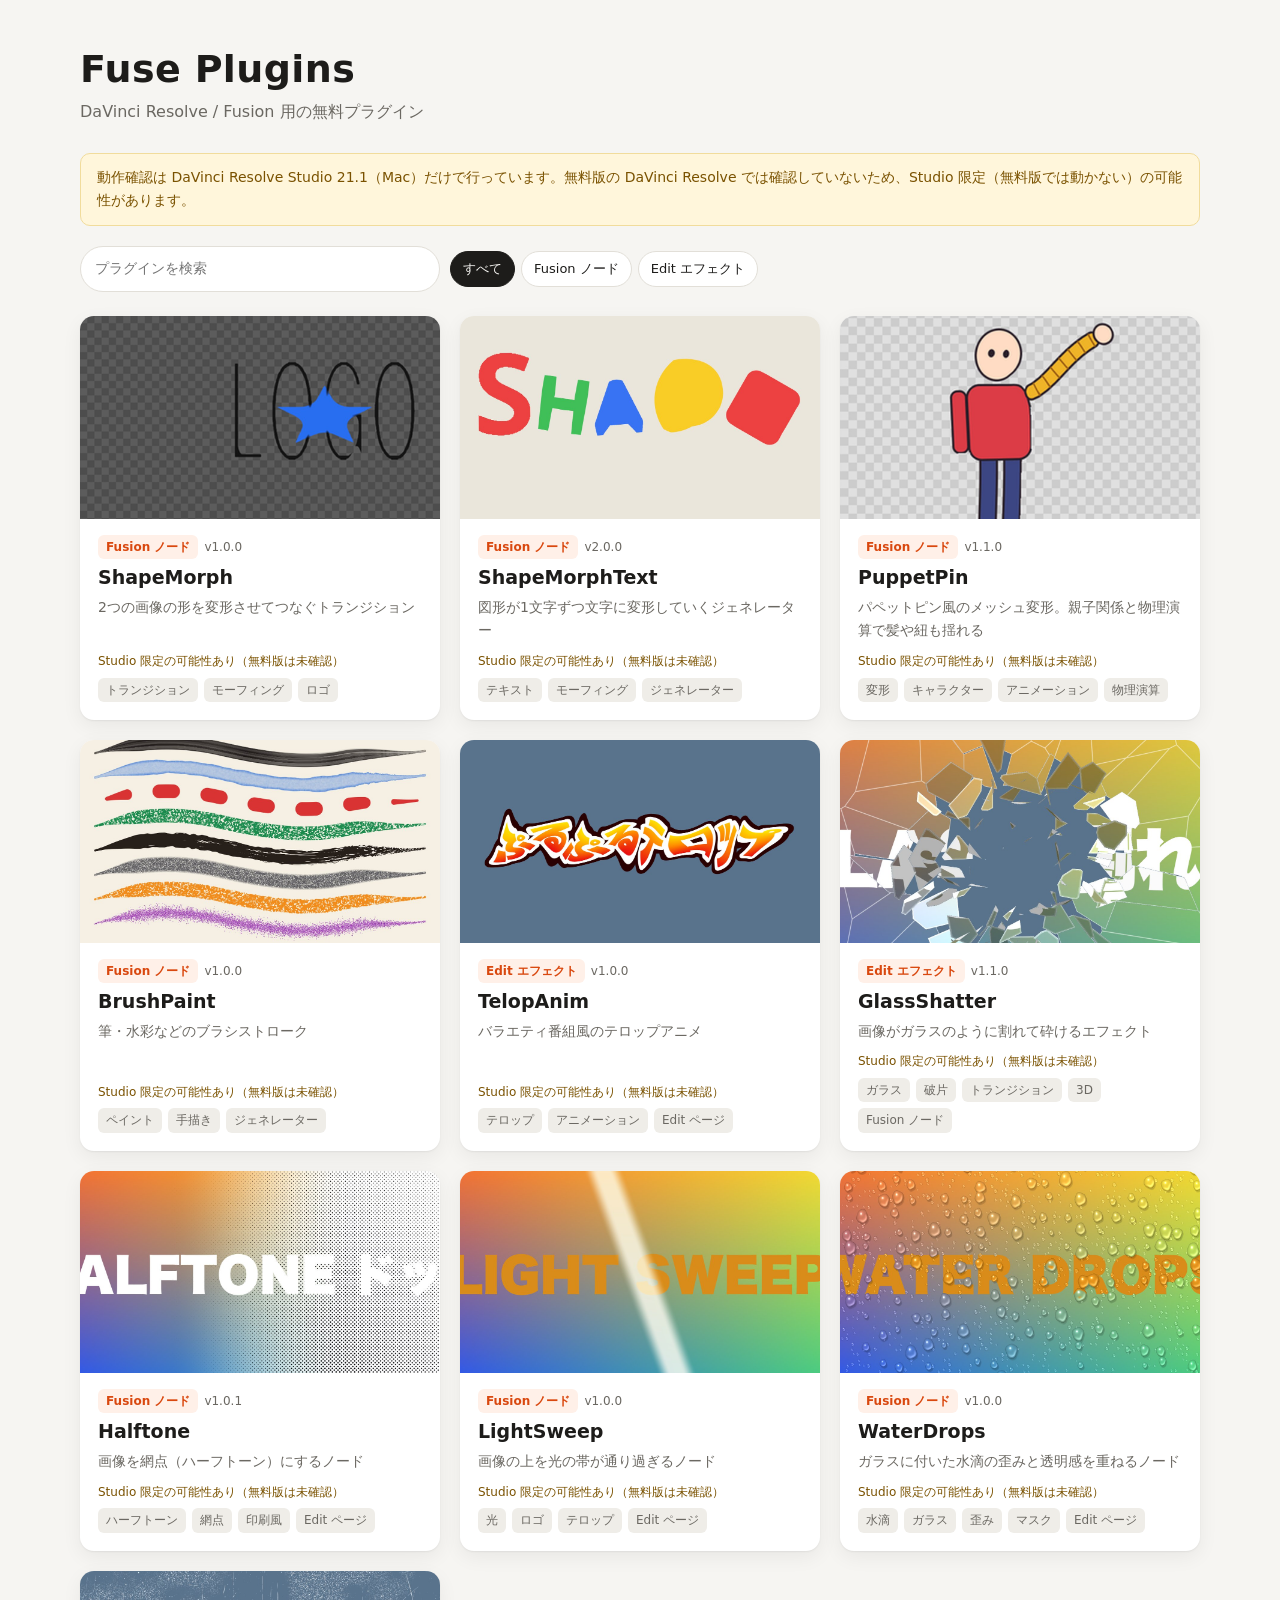
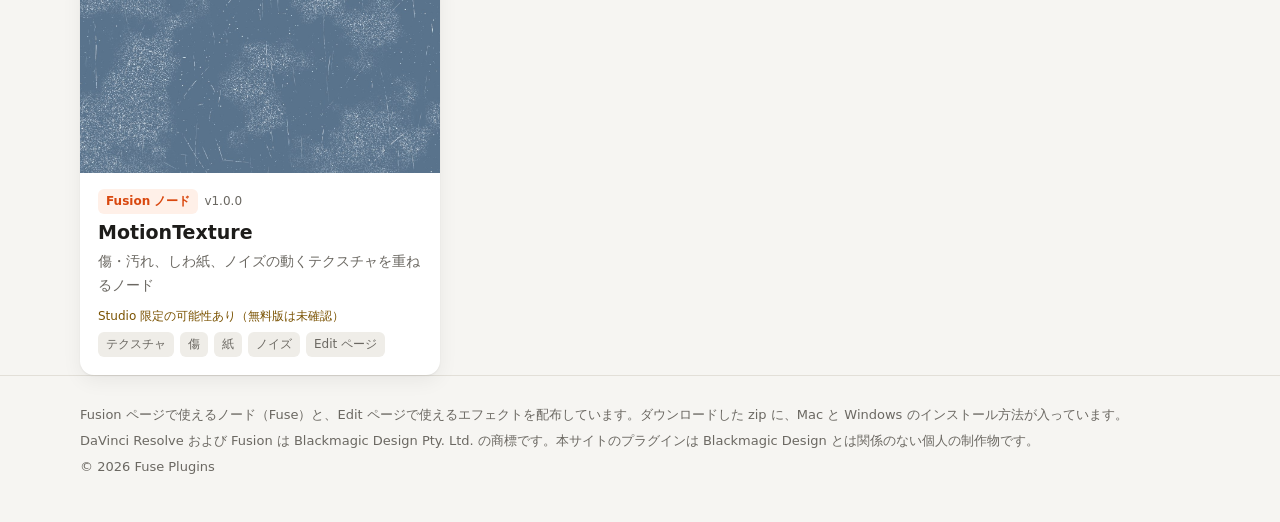
<file: index.html>
<!doctype html>
<html lang="ja">
<head>
	<meta charset="utf-8">
	<meta name="viewport" content="width=device-width, initial-scale=1">
	<title>Fuse Plugins</title>
	<meta name="description" content="DaVinci Resolve / Fusion 用の無料プラグイン">
	<link rel="stylesheet" href="assets/style.css?v=02a97e0134">
</head>
<body data-page="list">
	<header class="site-header">
		<div class="wrap">
			<h1 id="site-name">Fuse Plugins</h1>
			<p id="site-tagline"></p>
		</div>
	</header>
	<main class="wrap">
		<p id="site-notice" class="notice" hidden></p>
		<div class="filters">
			<input id="search" class="search" type="search" placeholder="プラグインを検索" aria-label="プラグインを検索">
			<div id="chips" class="chips" aria-label="カテゴリ・タグで絞り込む"></div>
		</div>
		<div id="grid" class="grid"></div>
	</main>
	<footer class="site-footer">
		<div class="wrap">
			<p id="site-about"></p>
			<p>DaVinci Resolve および Fusion は Blackmagic Design Pty. Ltd. の商標です。本サイトのプラグインは Blackmagic Design とは関係のない個人の制作物です。</p>
			<p>© <span id="year"></span> <span data-site-name></span></p>
		</div>
	</footer>
	<script src="data/plugins.js?v=5cfa956ae1"></script>
	<script src="assets/app.js?v=6f18d1e870"></script>
</body>
</html>
</file>
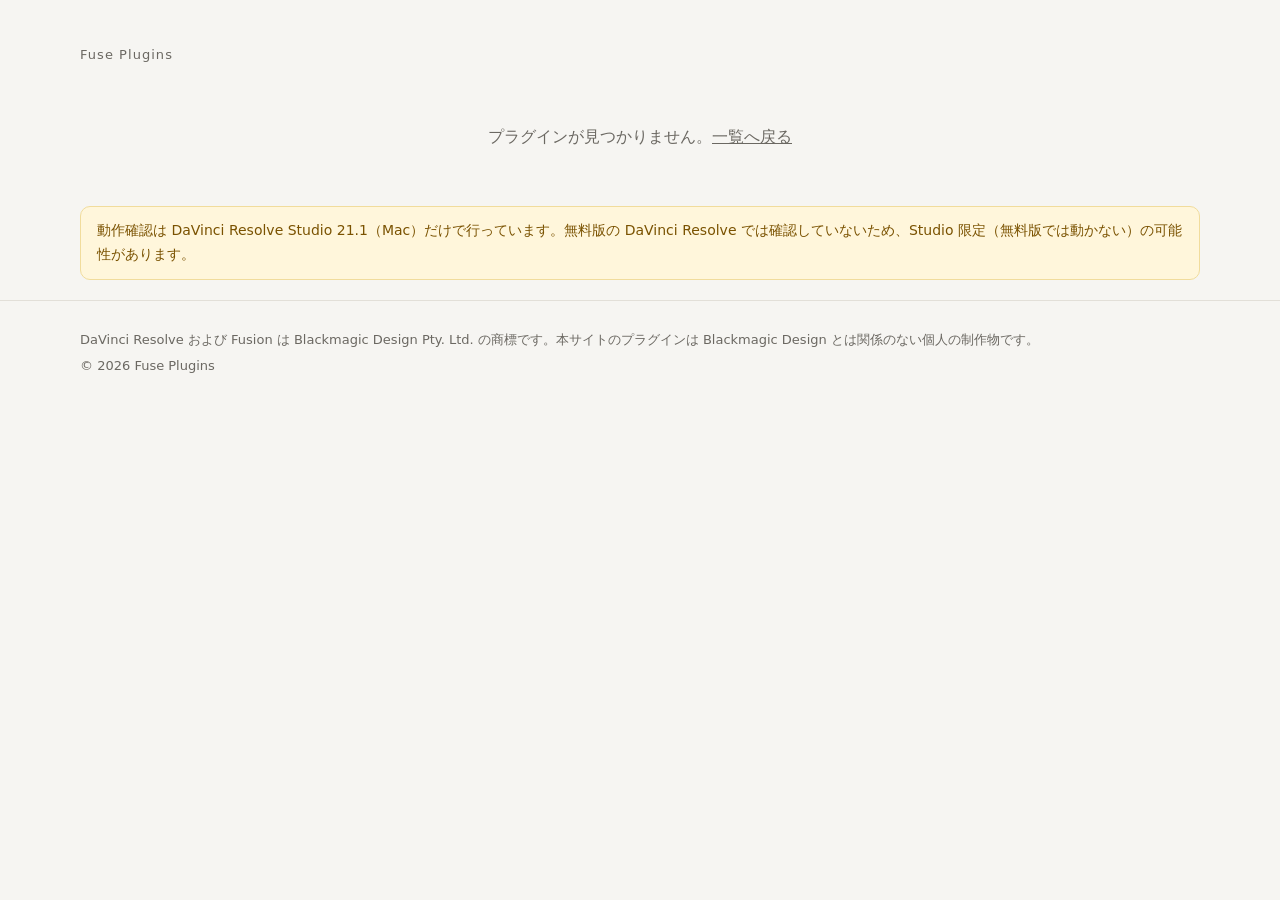
<file: plugin.html>
<!doctype html>
<html lang="ja">
<head>
	<meta charset="utf-8">
	<meta name="viewport" content="width=device-width, initial-scale=1">
	<title>Fuse Plugins</title>
	<link rel="stylesheet" href="assets/style.css?v=02a97e0134">
</head>
<body data-page="detail">
	<header class="site-header" style="padding-bottom: 0">
		<div class="wrap"><a class="brand" href="index.html" id="site-name">Fuse Plugins</a></div>
	</header>
	<main class="wrap" id="detail"></main>
	<div class="wrap"><p id="site-notice" class="notice" hidden></p></div>
	<footer class="site-footer">
		<div class="wrap">
			<p>DaVinci Resolve および Fusion は Blackmagic Design Pty. Ltd. の商標です。本サイトのプラグインは Blackmagic Design とは関係のない個人の制作物です。</p>
			<p>© <span id="year"></span> <span data-site-name></span></p>
		</div>
	</footer>
	<script src="data/plugins.js?v=5cfa956ae1"></script>
	<script src="assets/app.js?v=6f18d1e870"></script>
</body>
</html>
</file>
<file: assets/style.css>
:root {
	--bg: #f6f5f2;
	--surface: #ffffff;
	--surface-2: #efede8;
	--text: #1d1c1a;
	--muted: #6b6862;
	--line: #e2dfd8;
	--accent: #d9480f;
	--accent-text: #ffffff;
	--accent-soft: #fff0e8;
	--shadow: 0 1px 2px rgba(20, 18, 14, .06), 0 6px 20px rgba(20, 18, 14, .06);
	--radius: 14px;
	--warn-bg: #fff6db;
	--warn-text: #7a5200;
	--warn-line: #f1dc9c;
	--font: "Hiragino Sans", "Hiragino Kaku Gothic ProN", "Yu Gothic UI", "Yu Gothic", "Meiryo", system-ui, sans-serif;
	--mono: ui-monospace, "SF Mono", Menlo, Consolas, monospace;
}
@media (prefers-color-scheme: dark) {
	:root {
		--bg: #141414;
		--surface: #1d1d1d;
		--surface-2: #262626;
		--text: #eeece8;
		--muted: #a19d96;
		--line: #333230;
		--accent: #ff7a3d;
		--accent-text: #1a0d05;
		--accent-soft: #2e1a10;
		--shadow: 0 1px 2px rgba(0, 0, 0, .4), 0 6px 20px rgba(0, 0, 0, .3);
		--warn-bg: #2d2410;
		--warn-text: #f0c862;
		--warn-line: #4a3a14;
	}
}

* { box-sizing: border-box; }
html { -webkit-text-size-adjust: 100%; }
body {
	margin: 0;
	background: var(--bg);
	color: var(--text);
	font-family: var(--font);
	line-height: 1.7;
}
a { color: inherit; }
img { display: block; max-width: 100%; }

.wrap { width: min(1120px, 100% - 32px); margin: 0 auto; }

/* header */
.site-header { padding: 40px 0 28px; }
.site-header .brand { font-size: 13px; letter-spacing: .08em; color: var(--muted); text-decoration: none; }
.site-header h1 { margin: 6px 0 4px; font-size: clamp(26px, 5vw, 38px); line-height: 1.25; letter-spacing: .01em; }
.site-header p { margin: 0; color: var(--muted); max-width: 640px; }

/* notices */
.notice {
	margin: 0 0 20px; padding: 12px 16px; border-radius: 10px;
	background: var(--warn-bg); color: var(--warn-text); border: 1px solid var(--warn-line);
	font-size: 14px;
}
.studio { margin: 2px 0 0; font-size: 12px; color: var(--warn-text); }
.detail-head .studio { margin-top: 10px; font-size: 13px; }

/* filters */
.filters { display: flex; flex-wrap: wrap; gap: 10px; align-items: center; margin: 8px 0 24px; }
.search {
	flex: 1 1 240px; max-width: 360px;
	padding: 10px 14px; border-radius: 999px;
	border: 1px solid var(--line); background: var(--surface); color: var(--text);
	font: inherit; font-size: 14px;
}
.search:focus { outline: 2px solid var(--accent); outline-offset: 1px; }
.chips { display: flex; flex-wrap: wrap; gap: 6px; }
.chip {
	border: 1px solid var(--line); background: var(--surface); color: var(--text);
	padding: 6px 12px; border-radius: 999px; font: inherit; font-size: 13px; cursor: pointer;
}
.chip[aria-pressed="true"] { background: var(--text); color: var(--bg); border-color: var(--text); }

/* cards */
.grid { display: grid; grid-template-columns: repeat(auto-fill, minmax(290px, 1fr)); gap: 20px; }
.card {
	display: flex; flex-direction: column;
	background: var(--surface); border-radius: var(--radius); overflow: hidden;
	box-shadow: var(--shadow); text-decoration: none;
	transition: transform .15s ease, box-shadow .15s ease;
}
.card:hover { transform: translateY(-2px); }
.card .thumb { aspect-ratio: 16 / 9; background: var(--surface-2); overflow: hidden; }
.card .thumb img { width: 100%; height: 100%; object-fit: cover; }
.card .body { padding: 16px 18px 18px; display: flex; flex-direction: column; gap: 6px; flex: 1; }
.card h2 { margin: 0; font-size: 19px; line-height: 1.3; }
.card .summary { margin: 0; color: var(--muted); font-size: 14px; flex: 1; }
.meta { display: flex; flex-wrap: wrap; gap: 6px; align-items: center; font-size: 12px; color: var(--muted); }
.badge {
	display: inline-block; padding: 2px 8px; border-radius: 6px;
	background: var(--accent-soft); color: var(--accent); font-size: 12px; font-weight: 600;
}
.tag { padding: 2px 8px; border-radius: 6px; background: var(--surface-2); font-size: 12px; }
.empty { color: var(--muted); padding: 40px 0; text-align: center; }

/* buttons */
.btn {
	display: inline-flex; align-items: center; gap: 8px;
	padding: 11px 20px; border-radius: 999px; border: 0;
	background: var(--accent); color: var(--accent-text);
	font: inherit; font-weight: 700; font-size: 15px; text-decoration: none; cursor: pointer;
}
.btn:hover { filter: brightness(1.06); }
.btn small { font-weight: 400; opacity: .85; font-size: 12px; }

/* detail */
.back { display: inline-block; margin: 28px 0 0; font-size: 14px; color: var(--muted); text-decoration: none; }
.back:hover { color: var(--text); }
.detail-head { display: grid; grid-template-columns: 1.15fr 1fr; gap: 32px; align-items: center; padding: 20px 0 36px; }
.detail-head .hero { border-radius: var(--radius); overflow: hidden; box-shadow: var(--shadow); background: var(--surface-2); aspect-ratio: 16 / 9; }
.detail-head .hero img { width: 100%; height: 100%; object-fit: cover; }
.detail-head h1 { margin: 6px 0 8px; font-size: clamp(28px, 5vw, 40px); line-height: 1.2; }
.detail-head .lead { margin: 0 0 18px; font-size: 17px; color: var(--muted); }
.detail-head .sub { margin-top: 10px; font-size: 12px; color: var(--muted); }
@media (max-width: 760px) { .detail-head { grid-template-columns: 1fr; gap: 20px; } }

.sections { display: grid; grid-template-columns: minmax(0, 1fr) 300px; gap: 32px; padding-bottom: 56px; }
@media (max-width: 900px) { .sections { grid-template-columns: 1fr; } }
.section { margin-bottom: 36px; }
.section h2 { font-size: 18px; margin: 0 0 12px; padding-bottom: 8px; border-bottom: 1px solid var(--line); }
.section p { margin: 0 0 12px; }
.section ul, .section ol { margin: 0; padding-left: 1.3em; }
.section li { margin: 4px 0; }
.gallery { display: grid; gap: 18px; }
.gallery figure { margin: 0; }
.gallery img { width: 100%; border-radius: 10px; background: var(--surface-2); }
.gallery figcaption { font-size: 13px; color: var(--muted); margin-top: 6px; }

.side .box { background: var(--surface); border-radius: var(--radius); box-shadow: var(--shadow); padding: 18px 20px; margin-bottom: 18px; }
.side h3 { font-size: 15px; margin: 0 0 8px; }
.side p, .side li { font-size: 14px; }
.side ul { padding-left: 1.1em; margin: 0; }
.credits a { word-break: break-all; }

.tabs { display: flex; gap: 4px; margin-bottom: 10px; }
.tab {
	border: 1px solid var(--line); background: var(--surface); color: var(--text);
	padding: 6px 14px; border-radius: 8px; font: inherit; font-size: 14px; cursor: pointer;
}
.tab[aria-selected="true"] { background: var(--text); color: var(--bg); border-color: var(--text); }
.manual { font-size: 13px; color: var(--muted); margin-top: 10px; word-break: break-all; }
code { font-family: var(--mono); font-size: .92em; }

.changelog li { list-style: none; margin: 0 0 8px; }
.changelog { padding-left: 0 !important; }
.changelog .v { font-weight: 700; margin-right: 8px; }
.changelog .d { color: var(--muted); font-size: 13px; margin-right: 8px; }

/* footer */
.site-footer { border-top: 1px solid var(--line); padding: 24px 0 40px; font-size: 13px; color: var(--muted); }
.site-footer p { margin: 4px 0; }
</file>
